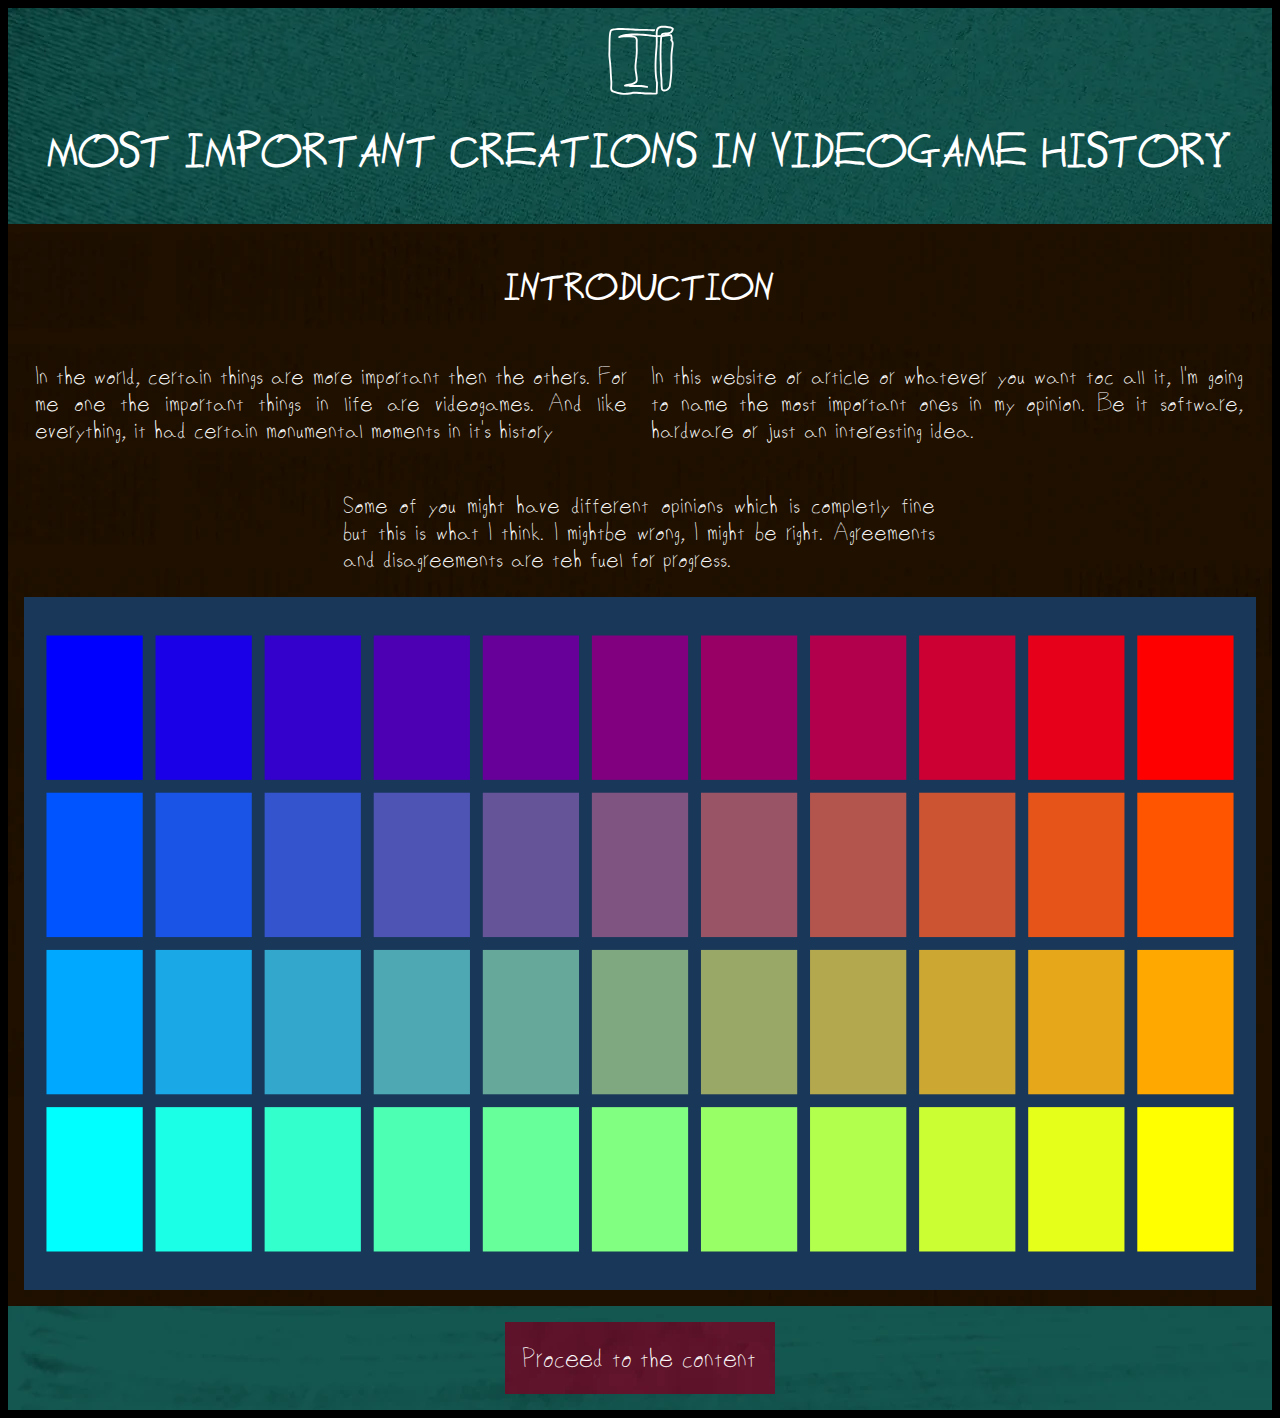
<file: index.html>
<!DOCTYPE html>
<html lang="en">
<head>
  <meta charset="utf-8">
  <meta name="viewport" content="width=device-width, initial-scale=1">
  <title>MICVGH</title>
<link rel="stylesheet" href="Styles/Base.css">
<link rel="icon" href="Image/Logo.svg" type="image/svg+xml">
<link rel=”mask-icon” href=”Image/Logo.svg” color=”#000000">
</head>
<body>
	  <header>
		<img src="Image/Introdoction.svg" alt="A book that it's left side is folded with the roman number 1 written on the other side.">
		<h1>MOST IMPORTANT CREATIONS IN VIDEOGAME HISTORY</h1>
	  </header>
	  <main>
		<h2>INTRODUCTION</h2>
		<div id="outter-frame">
			<div id="inner-frame">
			<img src="Image/Library.svg" alt="An image a steam library">
			<p>In the world, certain things are more important then the others. For me one the important things in life are videogames. And like everything, it had certain monumental moments in it's history</p>
			<p>In this website or article or whatever you want toc all it, I'm going to name the most important ones in my opinion. Be it software, hardware or just an interesting idea.</p>
			<p>Some of you might have different opinions which is completly fine but this is what I think. I mightbe wrong, I might be right. Agreements and disagreements are teh fuel for progress.</p>
		</div>
		</div>
	  </main>
	  <footer>
		<button id="toTheTimeLine">Proceed to the content</button>
	</footer>
</body>
<script src="Scripts/base.js"></script>
</html>
</file>
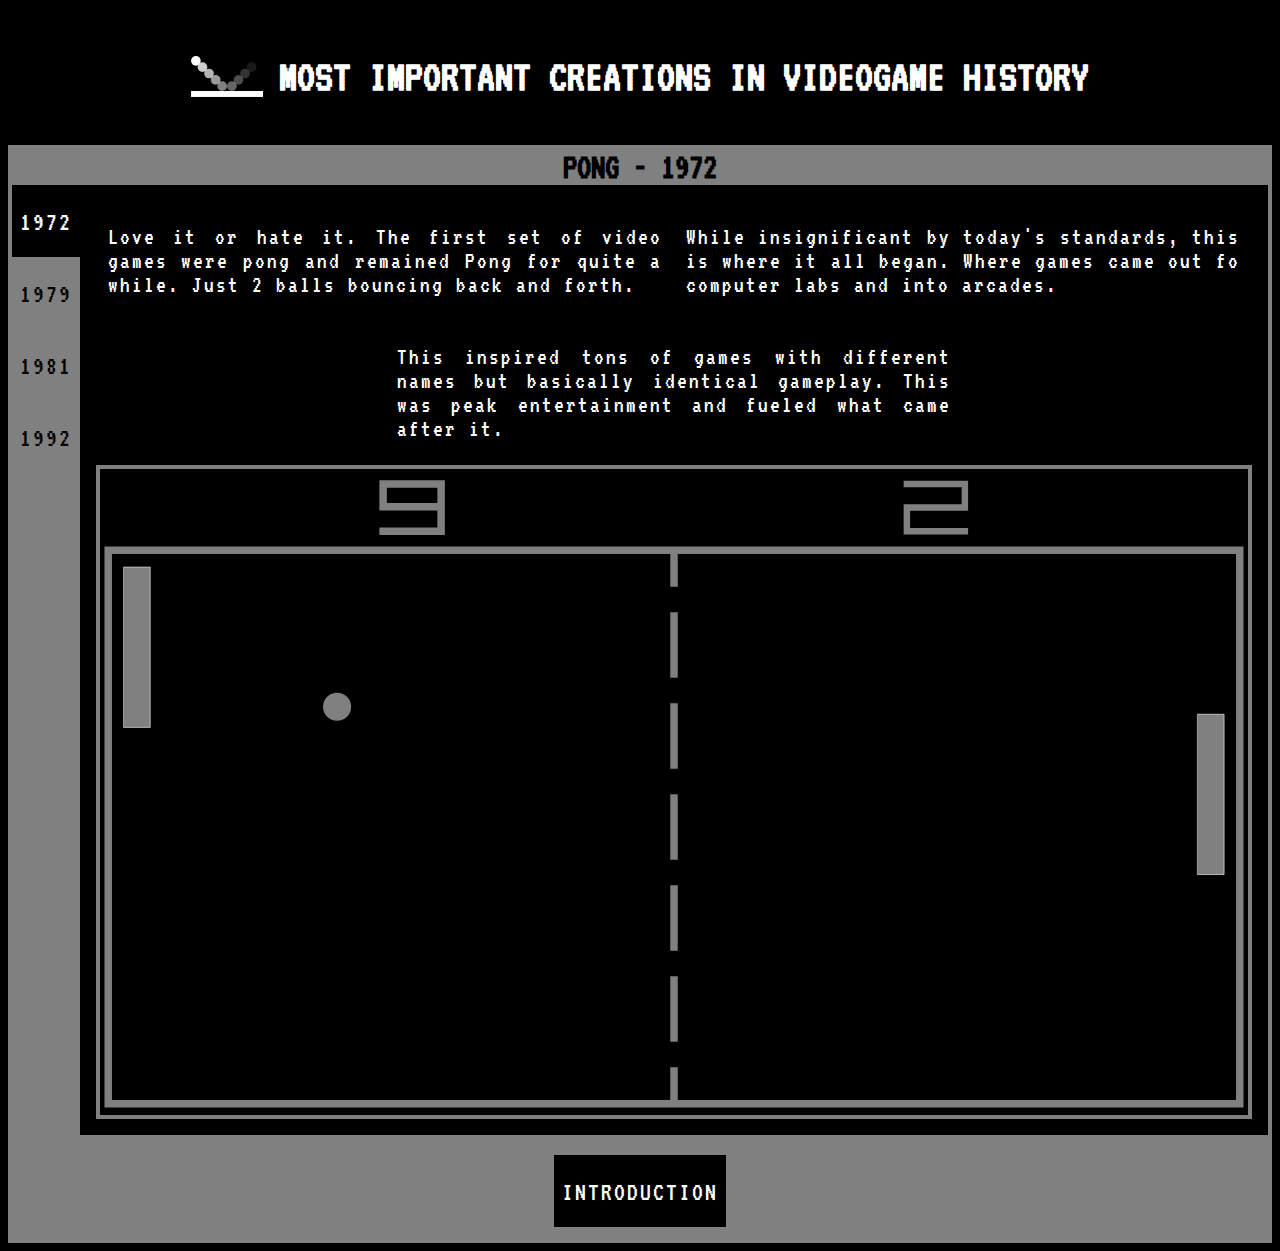
<file: Pages/Time-Line.html>
<!DOCTYPE html>
<html lang="en">
<head>
  <meta charset="utf-8">
  <meta name="viewport" content="width=device-width, initial-scale=1">
  <title>MICVGH</title>
<link id="style" rel="stylesheet" href="../Styles/1972.css">
<link rel="icon" href="../Image/Logo.svg" type="image/svg+xml">
<link rel=”mask-icon” href=”../Image/Logo.svg” color=”#000000">
</head>
<body>
	  <header>
		<img id="logo">
		<h1>MOST IMPORTANT CREATIONS IN VIDEOGAME HISTORY</h1>
	  </header>
	  <main>
        <div id="mainTitle"><h2 id="nameYear"></h2></div>
		<div id="outter-frame">
			<aside>
				<button id="0">1972</button>
				<button id="1">1979</button>
				<button id="2">1981</button>
				<button id="3">1992</button>
			</aside>
			<div id="inner-frame">
		</div>
		</div>
	  </main>
	  <footer>
		<button id="toIntro">INTRODUCTION</button>
	</footer>
</body>
<script src="../Scripts/timeline.js"></script>
</html>
</file>
<file: Styles/Base.css>
@font-face {
    font-family: 'OpenComics';
    src: url('../Fonts/OpenComics.otf');
    font-weight: normal;
    font-style: normal;
    
  }
  
@font-face {
    font-family: 'OpenSerifComics';
    src: url('../Fonts/OpenSerifComics.otf');
    font-weight: normal;
    font-style: normal;
  }

*{
    font-family: "OpenComics";
    letter-spacing: 2px;
    color:#ffffff;
    font-size: x-large;
}

h1{
    font-family: OpenSerifComics, sans-serif;
    font-size: 5vh;
    text-align: center;
}
h2{
    font-family: OpenSerifComics, sans-serif;
    font-size: 4vh;
}

body{
    background-color: black;
    align-content: center;
}

header{
    display: flex;
    flex-direction: row;
    flex-wrap: wrap;
    justify-content: center;
    align-content: center;
    column-gap: 12pt;
    padding: 12pt;
    img {
        width: auto;
        max-width: 8vh;
    }
    background-image: url('../Image/Backgrounds/Cloth.webp');
}

main {
    display: flex;
    flex-direction: column;
    flex-wrap: nowrap;
    padding: 12pt;
    height: fit-content;
    align-items: center;
    justify-content: center;
    background-image: url('../Image/Backgrounds/Wall.webp');
}

footer{
    display: flex;
    flex-wrap: wrap;
    flex-direction: row;
    justify-content:center;
    align-items: center;
    padding:12pt;
    background-image: url('../Image/Backgrounds/Books.webp');
}

button{
    font-size: 3vh;
    height: 8vh;
    padding-right: 2vh;
    padding-left: 2vh;
    border-radius: 0px;
    border: none;
    background-image: url('../Image/Backgrounds/Rice.webp');

}

button:hover
{
    background-image: url('../Image/Backgrounds/Wall.webp');
}

button:active{
    background-image: url('../Image/Backgrounds/Cloth.webp');
}

button:focus{
    border: #ffffff;
    border-radius: 0%;
    border-width: 1vh;
    border-style: solid;
    padding-right: 1vh;
    padding-left: 1vh;
}

#outter-frame{
    width: 100%;
    display: flex;
    flex-direction: row;
    flex-wrap: wrap;
    justify-content: center;
}

#inner-frame{
    width: 100%;
    display: flex;
    flex-direction: row;
    flex-wrap: wrap;
    justify-content: space-around;
    align-items:center;
    img{
            width: 100%;
            flex-basis: 24%;
    }
    p{
        text-align: justify;
        flex-basis: 24%;
    }
}

@media only screen and (max-width: 1920px){

    #inner-frame{
        img{
            order:2;
            flex-basis: 32%;
        }
        p{
            order:1;
            flex-basis: 32%;
        }
    }
}

@media only screen and (max-width: 1280px){

    #inner-frame{
        img{
            order: 2;
            flex-basis: 48%;
        }
        p{
            order: 1;
            flex-basis: 48%;
        }
    }
}

@media only screen and (max-width: 900px){

    #inner-frame{
        img{
            order: 1;
            flex-basis: 100%;
        }
        p{
            order: 2;
            flex-basis: 100%;
        }
    }
}
</file>
<file: Styles/1972.css>
@import url('https://fonts.googleapis.com/css2?family=VT323&display=swap');

*{
    font-family: "VT323", 'Bitstream Terminal', monospace;
    letter-spacing: 2px;
    color:#ffffff;
    font-size: x-large;
}

h1{
    letter-spacing: 0px;
    text-align: center;
    font-size: 5vh;
    color: white;
}
#mainTitle{
    display: block;
    width: 100%;
    background-color: grey;
    margin: 0;
    h2{
        text-align: center;
        margin: 0;
        letter-spacing: 0px;
        font-size: 4vh;
        color: black;
    }
}


body{
    background-color: black;
    align-content: center;
}

header{
    display: flex;
    flex-direction: row;
    flex-wrap: wrap;
    justify-content: center;
    align-items: center;
    column-gap: 12pt;
    padding: 12pt;
    img {
        width: auto;
        max-width: 8vh;
        height: fit-content;
    }
    background-color: black;
}

main {
    border: gray;
    border-radius: 0;
    border-style: solid;
    border-width: 3pt;
    display: flex;
    flex-direction: column;
    flex-wrap: nowrap;
    padding: 0pt;
    padding-bottom: 0pt;
    height: fit-content;
    align-items: center;
    justify-content: center;
    background-color: black;
}

footer{
    display: flex;
    flex-wrap: wrap;
    flex-direction: row;
    justify-content:center;
    align-items: center;
    padding:12pt;
    background-color: grey;
}

button{
    width: fit-content;
    font-size: 3vh;
    height: 8vh;
    padding-right: 6pt;
    padding-left: 6pt;
    border-radius: 0px;
    border: none;
    background-color: black;
}

button:hover
{
    border: black;
    border-radius: 0%;
    border-width: 3pt;
    border-style: solid;
    padding-right: 3pt;
    padding-left: 3pt;
    color: black;
    background-color: gray;
}

button:active{
    border: white;
    border-radius: 0%;
    border-width: 3pt;
    border-style: solid;
    padding-right: 3pt;
    padding-left: 3pt;
    color: black;
    background-color: white;
}

button:focus{
    border: white;
    border-radius: 0%;
    border-width: 3pt;
    border-style: solid;
    padding-right: 3pt;
    padding-left: 3pt;
}

#outter-frame{
    width: 100%;
    display: flex;
    flex-direction: row;
    flex-wrap: nowrap;
    justify-content: center;

    aside{
        display: flex;
        flex-direction: column;
        flex-wrap: wrap;
        align-items: center;
        margin: 0;
        border-style: solid;
        border-radius: 0;
        border: gray;
        border-width: 3pt;
        flex-basis: content;
        background-color: gray;
        overflow: visible;
        .inactive{
            background-color: gray;
            color: black;
        }
        .active{
            background-color: black;
            color: white;
        }
    }

    #inner-frame{
        margin: 12pt;
        width: 100%;
        display: flex;
        flex-direction: row;
        flex-wrap: wrap;
        justify-content: space-around;
        align-items:center;
        img{    
                border: gray;
                border-radius: 0;
                border-style: solid;
                border-width: 3pt;
                width: 100%;
                flex-basis: 24%;
        }
        p{
        text-align: justify;
        flex-basis: 24%;
        }
    }
}

@media only screen and (max-width: 1920px){
#outter-frame{
    #inner-frame{
        img{
            order:2;
            flex-basis: 32%;
        }
        p{
            order:1;
            flex-basis: 32%;
        }
    }
}
}

@media only screen and (max-width: 1280px){
#outter-frame{
    #inner-frame{
        img{
            order: 2;
            flex-basis: 48%;
        }
        p{
            order: 1;
            flex-basis: 48%;
        }
    }
}
}

@media only screen and (max-width: 900px){
#outter-frame{
    flex-direction: column;
    aside{
        justify-content: center;
        flex-direction: row;
        order: 2;
    }
    #inner-frame{
        width: fit-content;
        order:1;
        img{
            order: 1;
            flex-basis: 100%;
        }
        p{
            order: 2;
            flex-basis: 100%;
        }
    }
}
}
</file>
